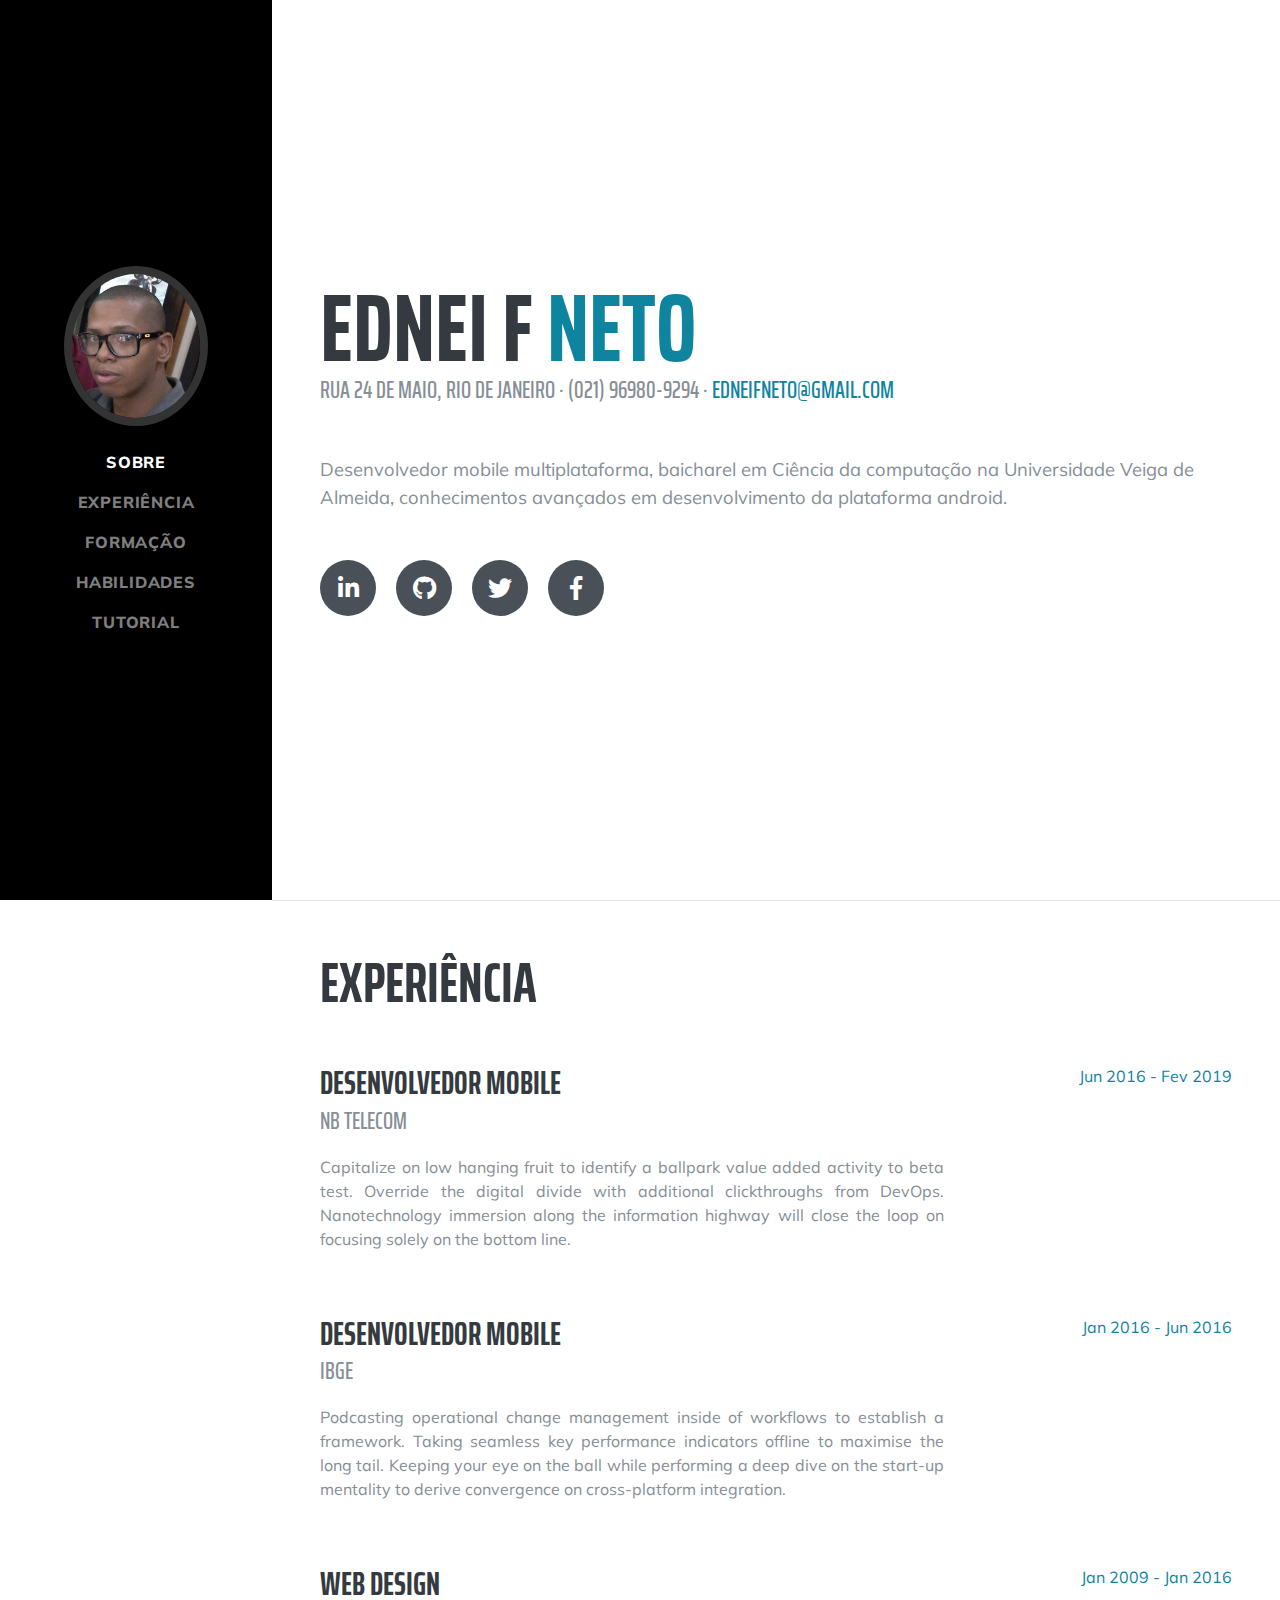
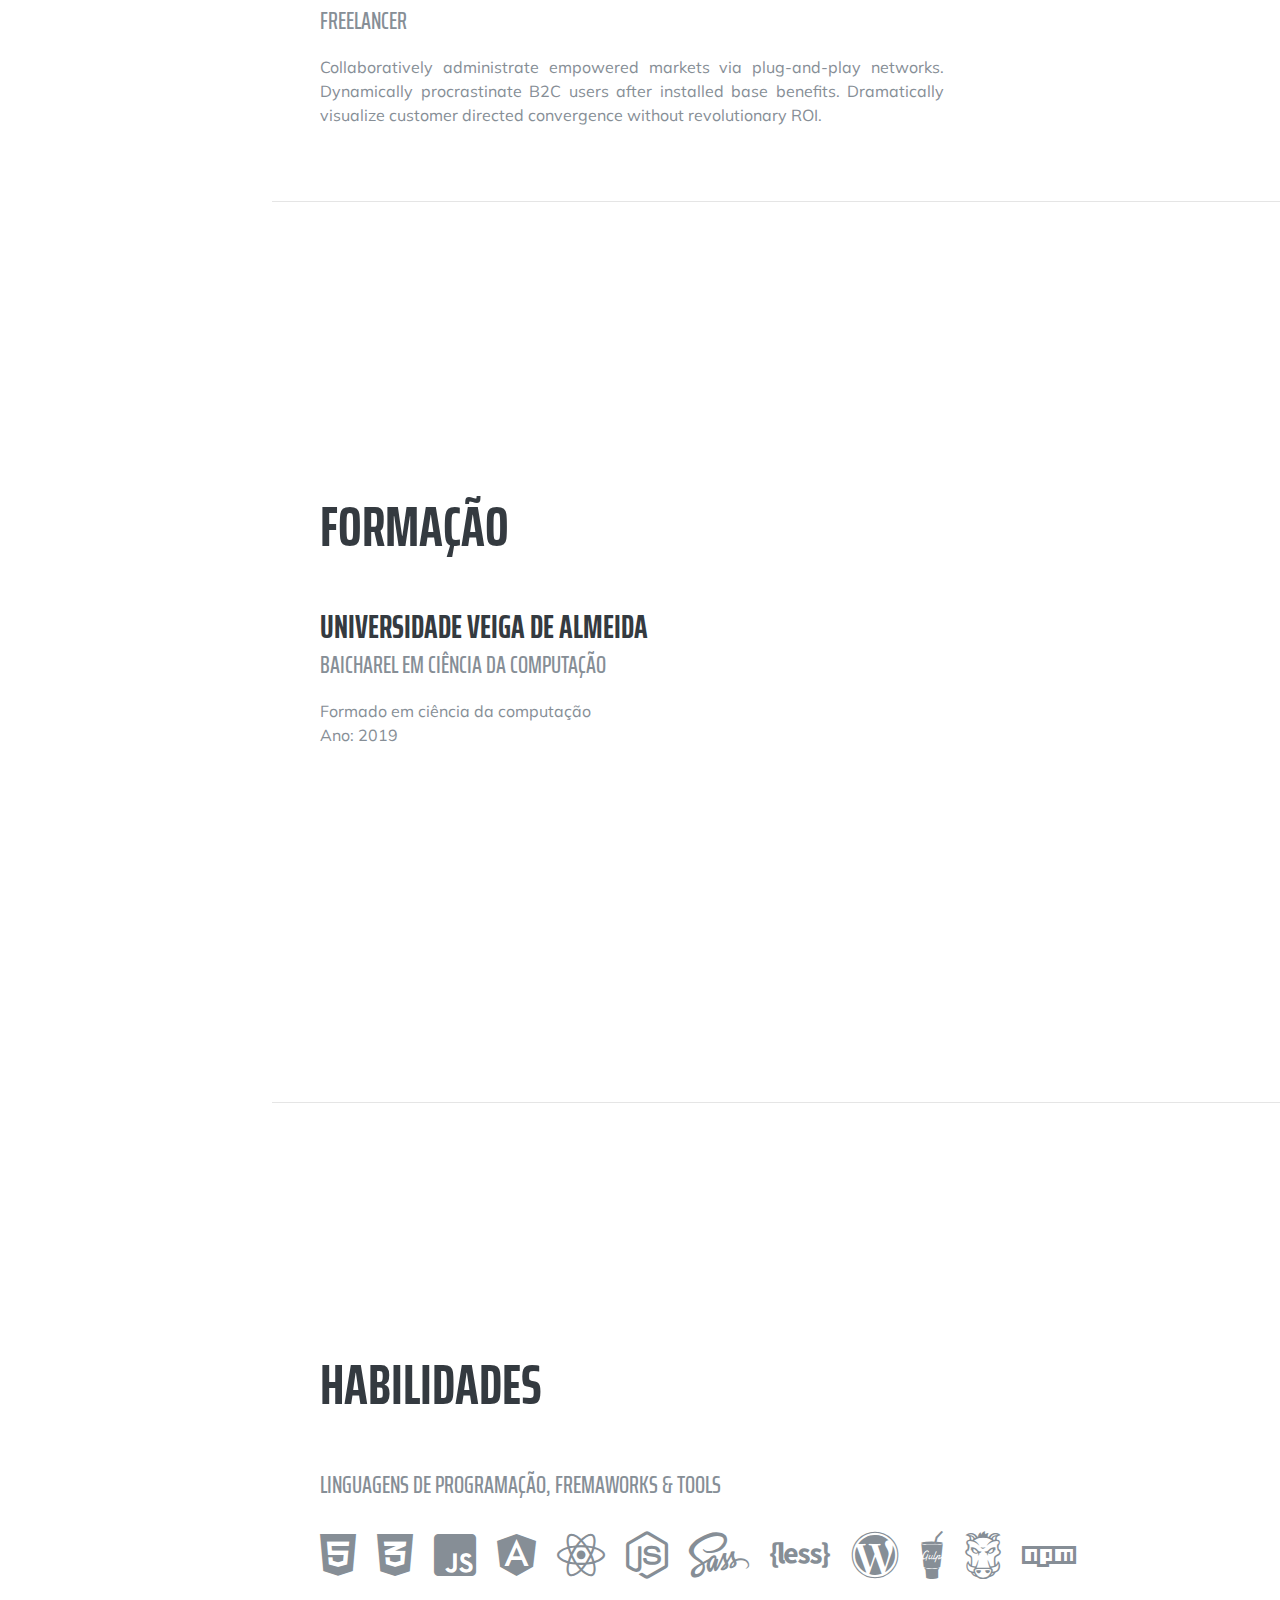
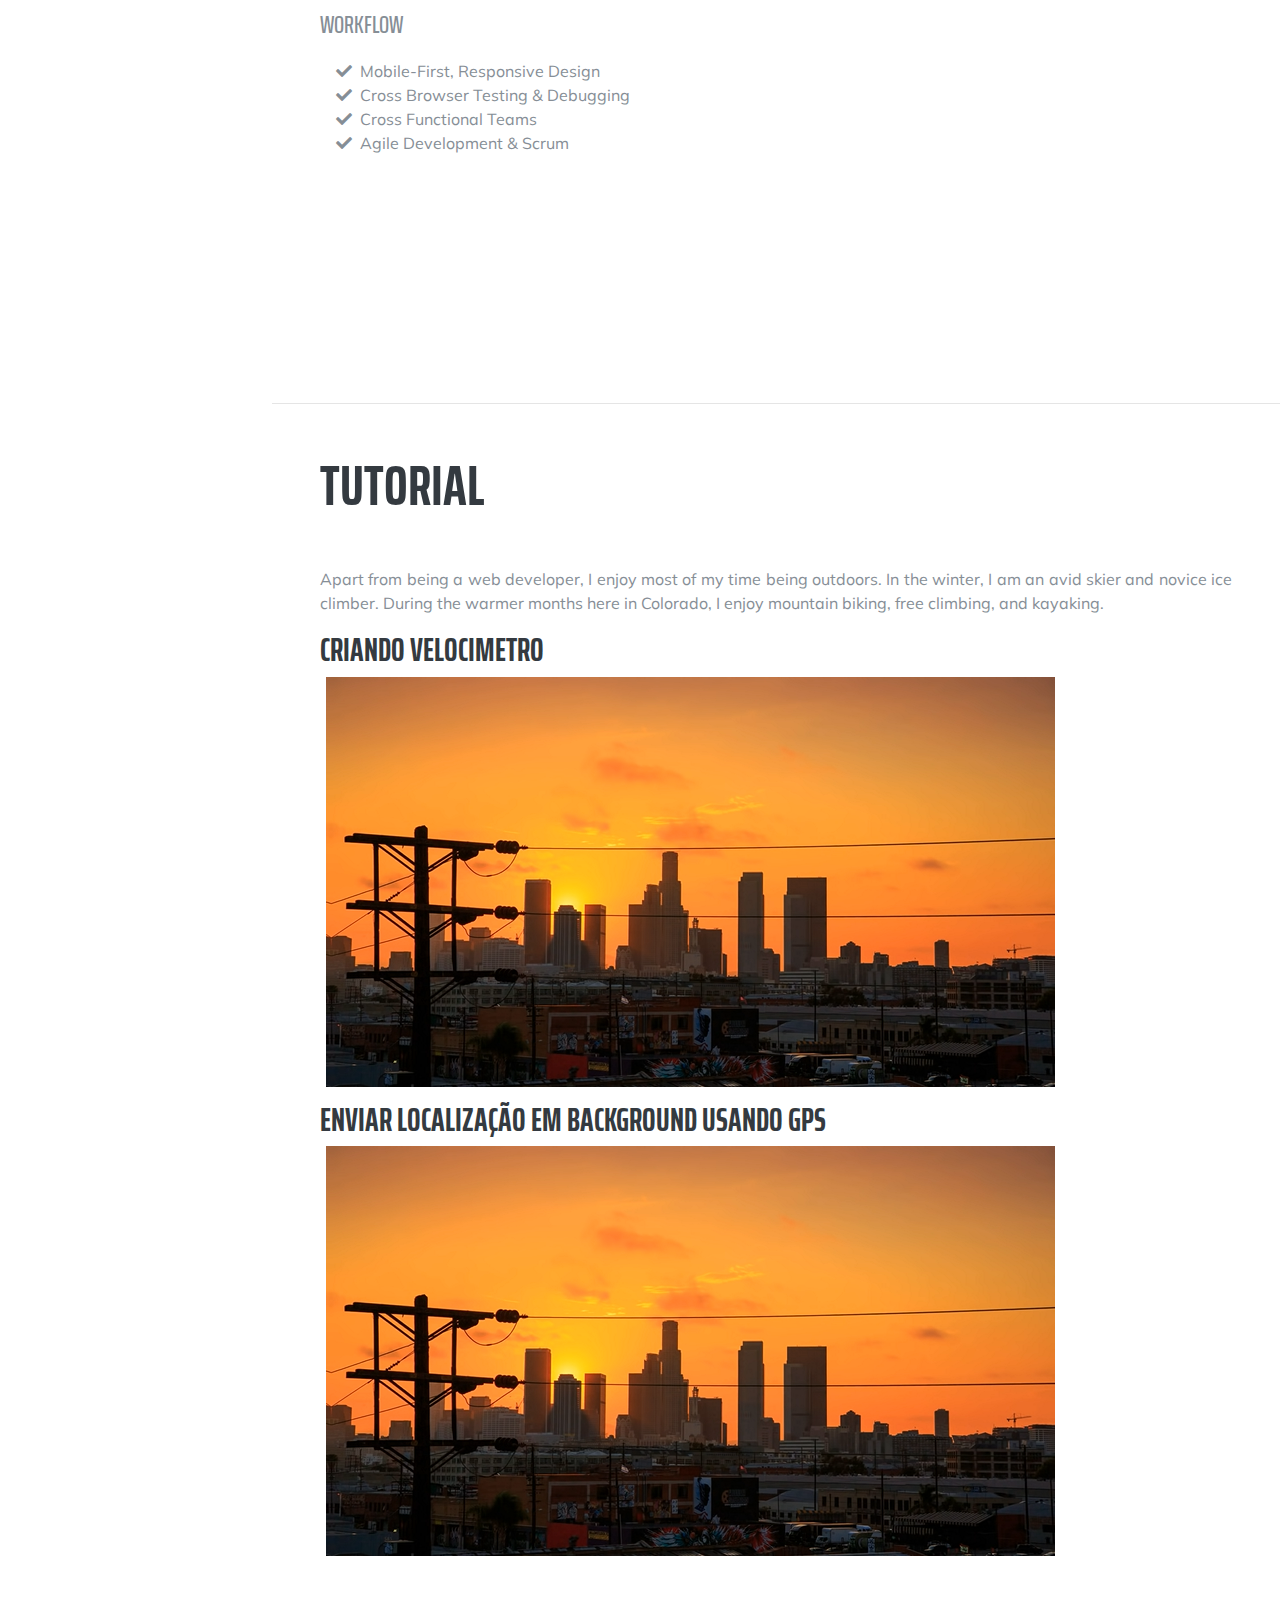
<file: index.html>
<!DOCTYPE html>
<html lang="en">

<head>

  <meta charset="utf-8">
  <meta name="viewport" content="width=device-width, initial-scale=1, shrink-to-fit=no">
  <meta name="description" content="">
  <meta name="author" content="">

  <title>Dev mobile</title>

  <!-- Bootstrap core CSS -->
  <link href="vendor/bootstrap/css/bootstrap.min.css" rel="stylesheet">

  <!-- Custom fonts for this template -->
  <link href="https://fonts.googleapis.com/css?family=Saira+Extra+Condensed:500,700" rel="stylesheet">
  <link href="https://fonts.googleapis.com/css?family=Muli:400,400i,800,800i" rel="stylesheet">
  <link href="vendor/fontawesome-free/css/all.min.css" rel="stylesheet">

  <!-- Custom styles for this template -->
  <link href="css/resume.css" rel="stylesheet">

</head>

<body id="page-top">

  <nav class="navbar navbar-expand-lg navbar-dark bg-primary fixed-top" id="sideNav">
    <a class="navbar-brand js-scroll-trigger" href="#page-top">
      <span class="d-block d-lg-none">Ednei Taylor</span>
      <span class="d-none d-lg-block">
        <img class="img-fluid img-profile rounded-circle mx-auto mb-2" src="img/foto-perfil.jpg" alt="">
      </span>
    </a>
    <button class="navbar-toggler" type="button" data-toggle="collapse" data-target="#navbarSupportedContent"
      aria-controls="navbarSupportedContent" aria-expanded="false" aria-label="Toggle navigation">
      <span class="navbar-toggler-icon"></span>
    </button>
    <div class="collapse navbar-collapse" id="navbarSupportedContent">
      <ul class="navbar-nav">
        <li class="nav-item">
          <a class="nav-link js-scroll-trigger" href="#about">Sobre</a>
        </li>
        <li class="nav-item">
          <a class="nav-link js-scroll-trigger" href="#experience">Experiência</a>
        </li>
        <li class="nav-item">
          <a class="nav-link js-scroll-trigger" href="#education">Formação</a>
        </li>
        <li class="nav-item">
          <a class="nav-link js-scroll-trigger" href="#skills">Habilidades</a>
        </li>
        <li class="nav-item">
          <a class="nav-link js-scroll-trigger" href="#interests">Tutorial</a>
        </li>
      </ul>
    </div>
  </nav>

  <div class="container-fluid p-0">

    <section class="resume-section p-3 p-lg-5 d-flex align-items-center" id="about">
      <div class="w-100">
        <h1 class="mb-0">Ednei F
          <span class="text-primary">Neto</span>
        </h1>
        <div class="subheading mb-5">Rua 24 de Maio, Rio de Janeiro · (021) 96980-9294 ·
          <a href="mailto:name@email.com">edneifneto@gmail.com</a>
        </div>
        <p class="lead mb-5">Desenvolvedor mobile multiplataforma, baicharel em Ciência da computação na Universidade
          Veiga de Almeida,
          conhecimentos avançados em desenvolvimento da plataforma android.</p>
        <div class="social-icons">
          <a href="#">
            <i class="fab fa-linkedin-in"></i>
          </a>
          <a href="#">
            <i class="fab fa-github"></i>
          </a>
          <a href="#">
            <i class="fab fa-twitter"></i>
          </a>
          <a href="#">
            <i class="fab fa-facebook-f"></i>
          </a>
        </div>
      </div>
    </section>

    <hr class="m-0">

    <section class="resume-section p-3 p-lg-5 d-flex justify-content-center" id="experience">
      <div class="w-100">
        <h2 class="mb-5">Experiência</h2>

        <div class="resume-item d-flex flex-column flex-md-row justify-content-between mb-5">
          <div class="resume-content">
            <h3 class="mb-0">Desenvolvedor Mobile</h3>
            <div class="subheading mb-3">NB Telecom</div>
            <p style="text-align: justify">
              Capitalize on low hanging fruit to identify a
              ballpark value added activity to beta test.
              Override the digital divide with additional clickthroughs from DevOps.
              Nanotechnology immersion along the information highway will close the loop on
              focusing solely on the bottom line.</p>
          </div>
          <div class="resume-date text-md-right">
            <span class="text-primary">Jun 2016 - Fev 2019</span>
          </div>
        </div>

        <div class="resume-item d-flex flex-column flex-md-row justify-content-between mb-5">
          <div class="resume-content">
            <h3 class="mb-0">Desenvolvedor Mobile</h3>
            <div class="subheading mb-3">IBGE</div>
            <p style="text-align: justify">Podcasting operational change management inside of workflows to establish a
              framework. Taking seamless key performance indicators offline to maximise the long tail. Keeping your eye
              on the ball while performing a deep dive on the start-up mentality to derive convergence on cross-platform
              integration.</p>
          </div>
          <div class="resume-date text-md-right">
            <span class="text-primary">Jan 2016 - Jun 2016</span>
          </div>
        </div>

        <div class="resume-item d-flex flex-column flex-md-row justify-content-between">
          <div class="resume-content">
            <h3 class="mb-0">Web Design</h3>
            <div class="subheading mb-3">Freelancer</div>
            <p style="text-align: justify">Collaboratively administrate empowered markets via plug-and-play networks.
              Dynamically procrastinate B2C users after installed base benefits. Dramatically visualize customer
              directed convergence without revolutionary ROI.</p>
          </div>
          <div class="resume-date text-md-right">
            <span class="text-primary">Jan 2009 - Jan 2016</span>
          </div>
        </div>

      </div>

    </section>

    <hr class="m-0">

    <section class="resume-section p-3 p-lg-5 d-flex align-items-center" id="education">
      <div class="w-100">
        <h2 class="mb-5">Formação</h2>

        <div class="resume-item d-flex flex-column flex-md-row justify-content-between mb-5">
          <div class="resume-content">
            <h3 class="mb-0">Universidade Veiga de Almeida</h3>
            <div class="subheading mb-3">Baicharel em Ciência da Computação</div>
            <div>Formado em ciência da computação</div>
            <p>Ano: 2019</p>
          </div>
        </div>


      </div>
    </section>

    <hr class="m-0">

    <section class="resume-section p-3 p-lg-5 d-flex align-items-center" id="skills">
      <div class="w-100">
        <h2 class="mb-5">Habilidades</h2>

        <div class="subheading mb-3">Linguagens de programação, Fremaworks &amp; Tools</div>

        <ul class="list-inline dev-icons">
          <li class="list-inline-item">
            <i class="fab fa-html5"></i>
          </li>
          <li class="list-inline-item">
            <i class="fab fa-css3-alt"></i>
          </li>
          <li class="list-inline-item">
            <i class="fab fa-js-square"></i>
          </li>
          <li class="list-inline-item">
            <i class="fab fa-angular"></i>
          </li>
          <li class="list-inline-item">
            <i class="fab fa-react"></i>
          </li>
          <li class="list-inline-item">
            <i class="fab fa-node-js"></i>
          </li>
          <li class="list-inline-item">
            <i class="fab fa-sass"></i>
          </li>
          <li class="list-inline-item">
            <i class="fab fa-less"></i>
          </li>
          <li class="list-inline-item">
            <i class="fab fa-wordpress"></i>
          </li>
          <li class="list-inline-item">
            <i class="fab fa-gulp"></i>
          </li>
          <li class="list-inline-item">
            <i class="fab fa-grunt"></i>
          </li>
          <li class="list-inline-item">
            <i class="fab fa-npm"></i>
          </li>
        </ul>

        <div class="subheading mb-3">Workflow</div>
        <ul class="fa-ul mb-0">
          <li>
            <i class="fa-li fa fa-check"></i>
            Mobile-First, Responsive Design
          </li>

          <li>
            <i class="fa-li fa fa-check"></i>
            Cross Browser Testing &amp; Debugging</li>
          <li>
            <i class="fa-li fa fa-check"></i>
            Cross Functional Teams</li>
          <li>
            <i class="fa-li fa fa-check"></i>
            Agile Development &amp; Scrum</li>
        </ul>
      </div>
    </section>

    <hr class="m-0">

    <section class="resume-section p-3 p-lg-5 d-flex align-items-center" id="interests">
      <div class="w-100">
        <h2 class="mb-5">Tutorial</h2>

        <p style="text-align: justify">
          Apart from being a web developer, I enjoy most of my time being outdoors.
          In the winter, I am an avid skier and novice ice climber. During the warmer months here in Colorado,
          I enjoy mountain biking, free climbing, and kayaking.
        </p>

        <ul class="list-inline dev-icons">
          <li class="list-inline-item">
            <h3>Criando velocimetro</<h3><br>
              <img src="img/video.PNG" />
          </li>

          <li class="list-inline-item">
            <h3>Enviar Localização em background usando GPS</<h3>
              <br>
              <img src="img/video.PNG" />

          </li>
      </div>
  </div>
  </section>

  <hr class="m-0">

  </div>

  <!-- Bootstrap core JavaScript -->
  <script src="vendor/jquery/jquery.min.js"></script>
  <script src="vendor/bootstrap/js/bootstrap.bundle.min.js"></script>

  <!-- Plugin JavaScript -->
  <script src="vendor/jquery-easing/jquery.easing.min.js"></script>

  <!-- Custom scripts for this template -->
  <script src="js/resume.min.js"></script>

</body>

</html>
</file>
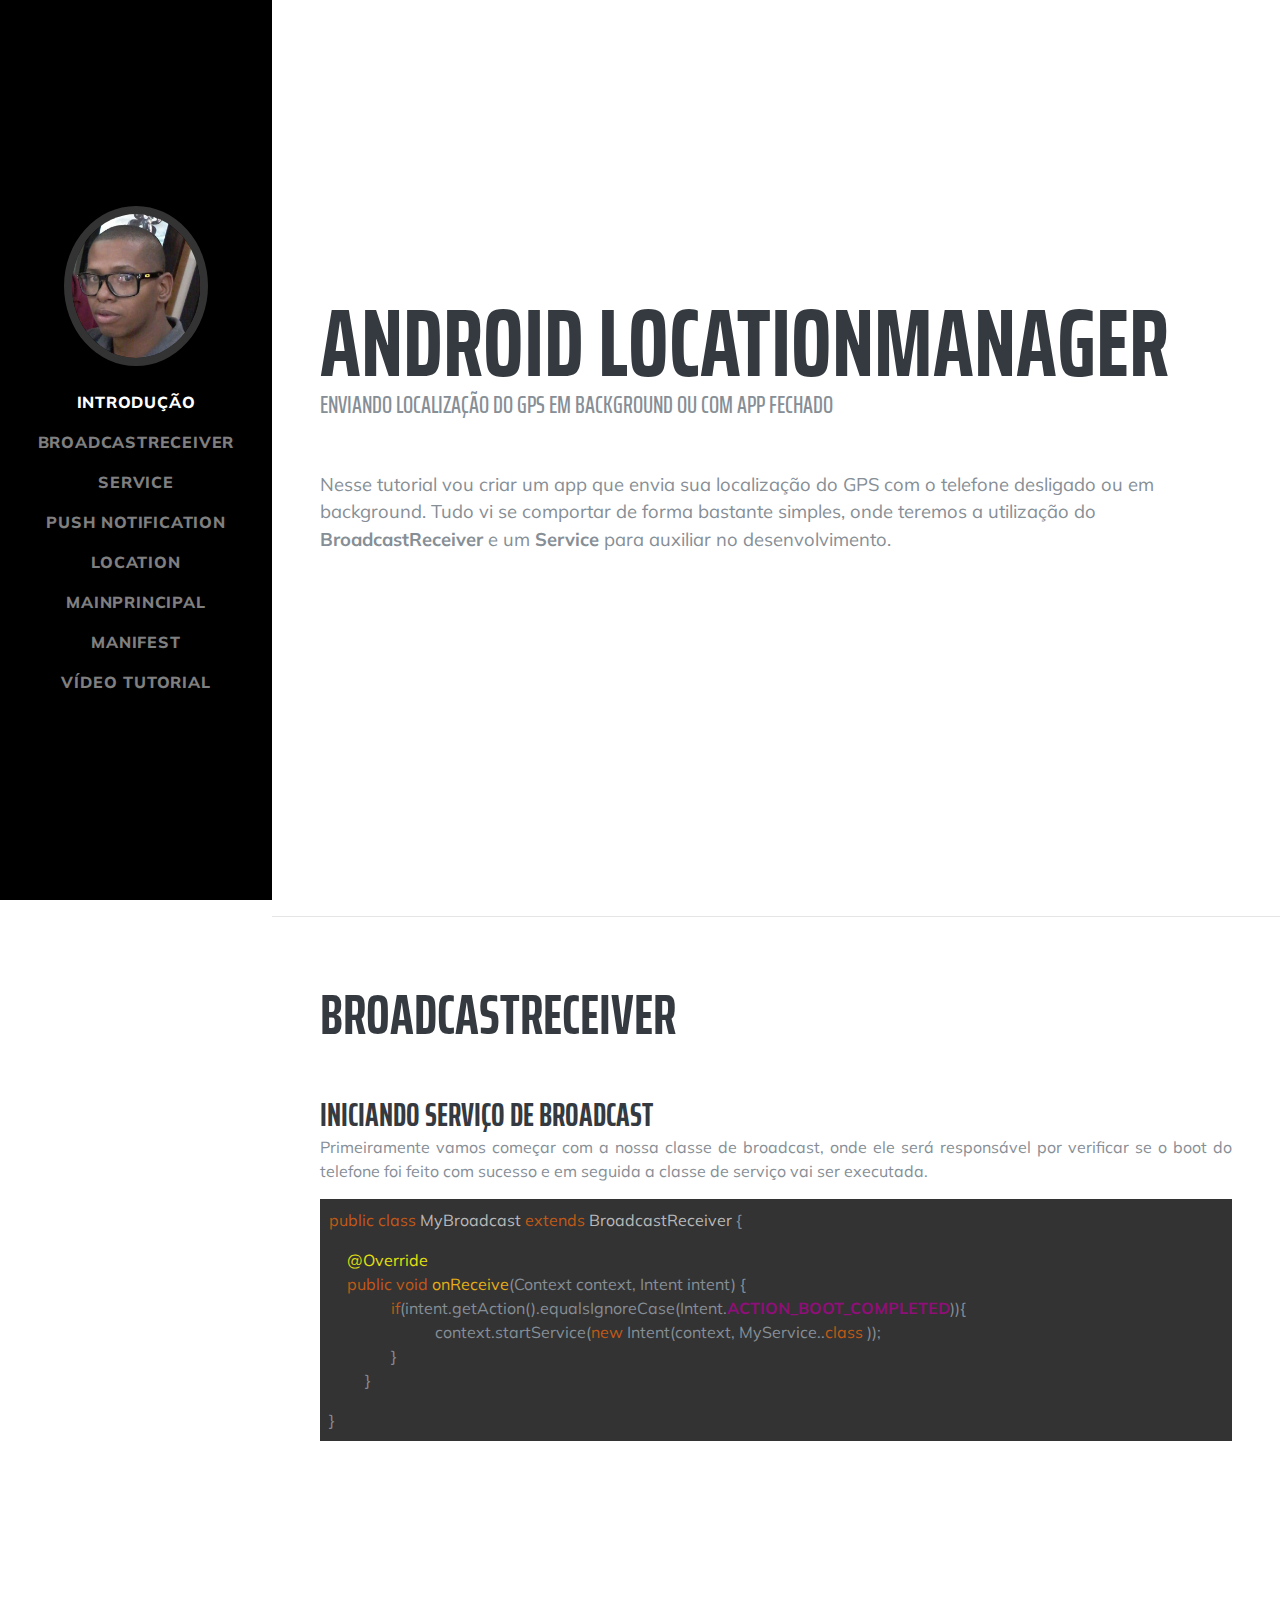
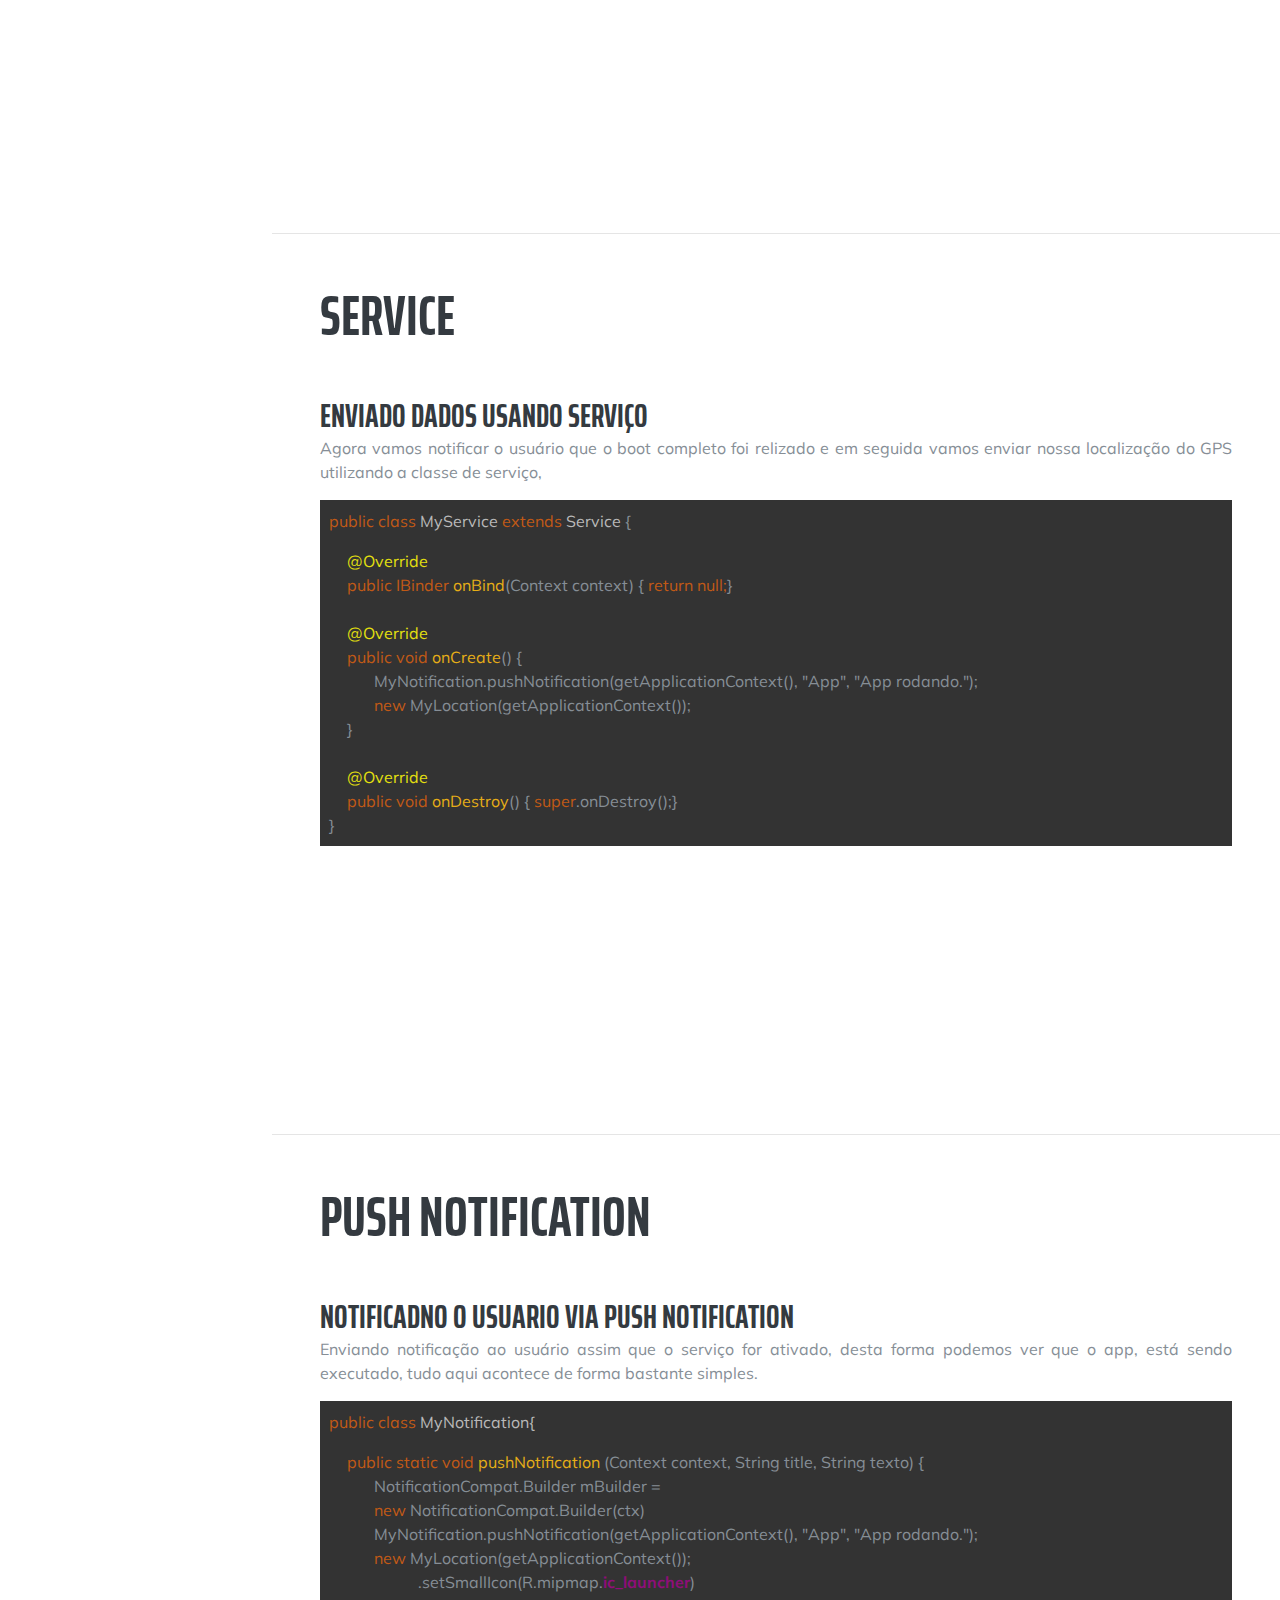
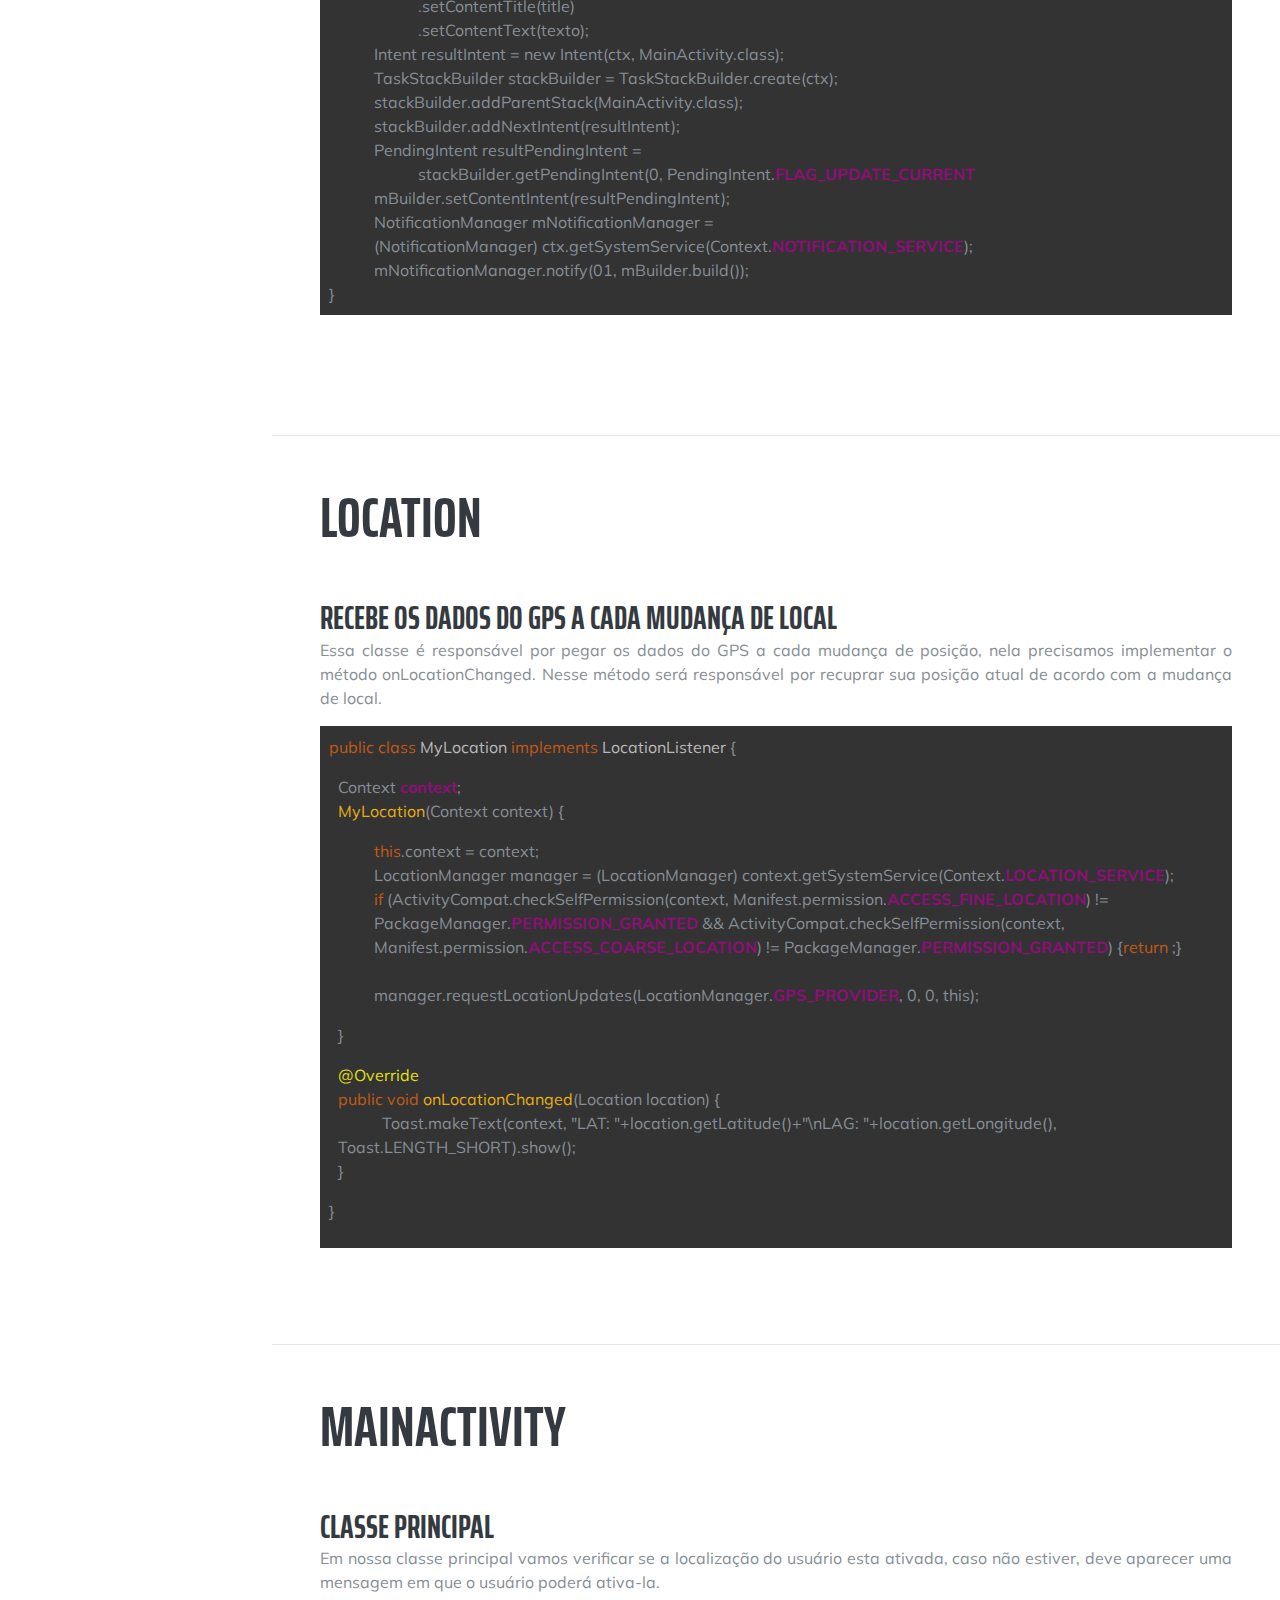
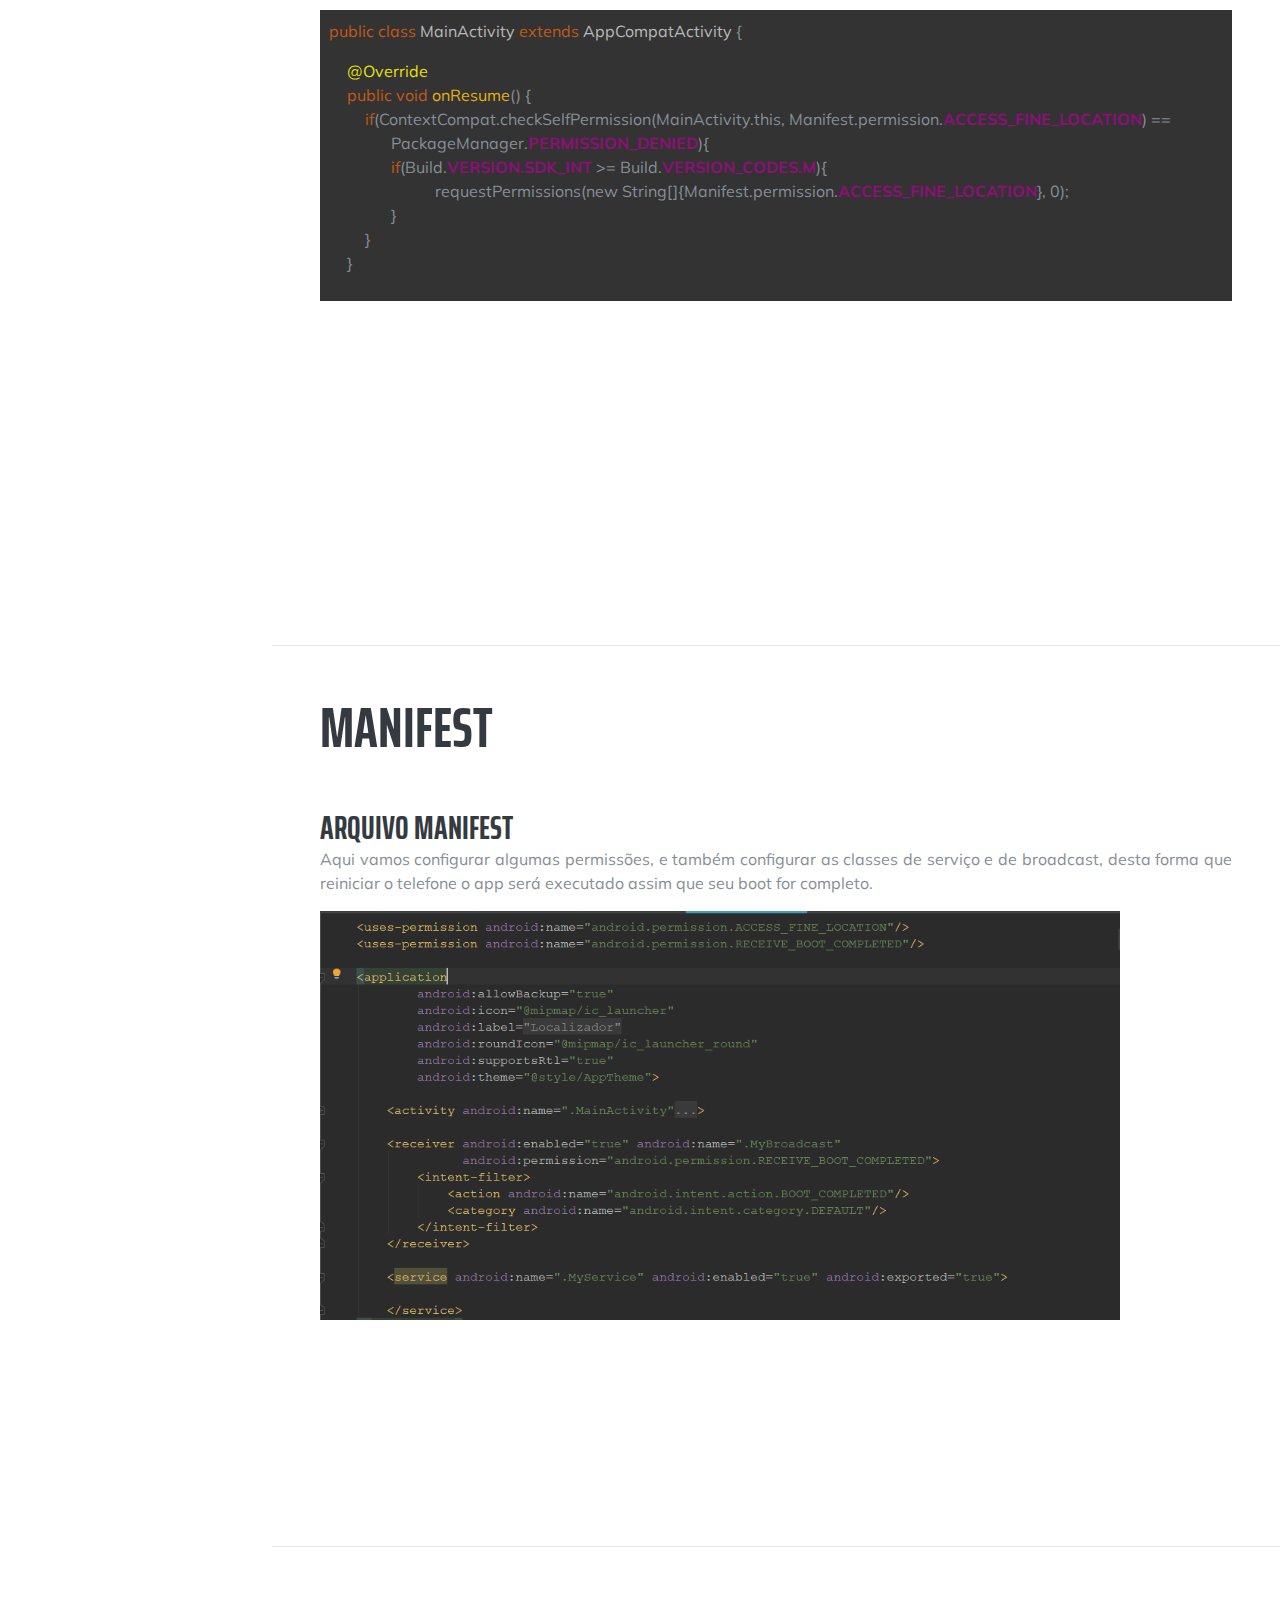
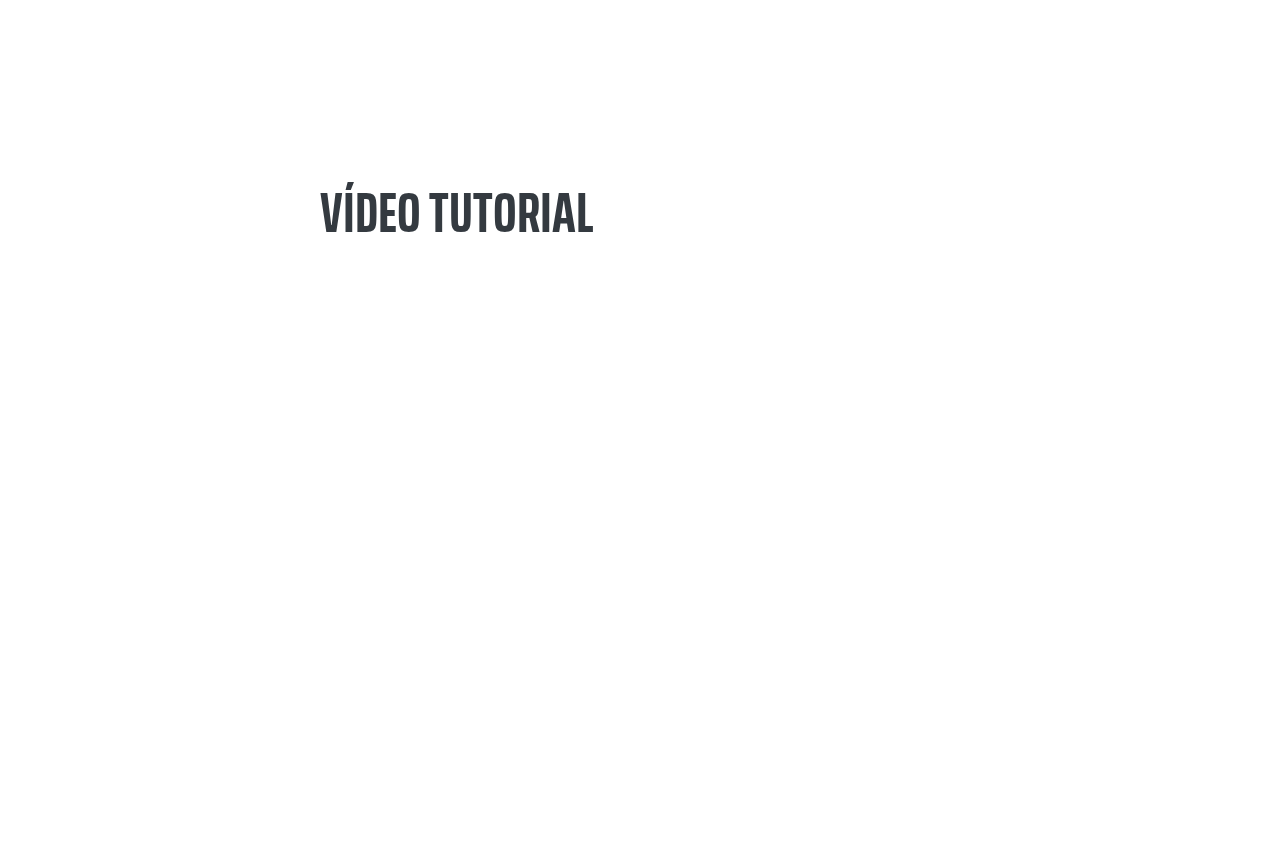
<file: pages/tutorial-gps.html>
<!DOCTYPE html>
<html lang="en">

<head>

  <meta charset="utf-8">
  <meta name="viewport" content="width=device-width, initial-scale=1, shrink-to-fit=no">
  <meta name="description" content="">
  <meta name="author" content="">

  <title>Dev mobile</title>

  <!-- Bootstrap core CSS -->
  <link href="../vendor/bootstrap/css/bootstrap.min.css" rel="stylesheet">

  <!-- Custom fonts for this template -->
  <link href="https://fonts.googleapis.com/css?family=Saira+Extra+Condensed:500,700" rel="stylesheet">
  <link href="https://fonts.googleapis.com/css?family=Muli:400,400i,800,800i" rel="stylesheet">
  <link href="../vendor/fontawesome-free/css/all.min.css" rel="stylesheet">

  <!-- Custom styles for this template -->
  <link href="../css/resume.css" rel="stylesheet">

</head>

<body id="page-top">

  <nav class="navbar navbar-expand-lg navbar-dark bg-primary fixed-top" id="sideNav">
    <a class="navbar-brand js-scroll-trigger" href="../index.html">
      <span class="d-block d-lg-none">Ednei Freitas Neto</span>
      <span class="d-none d-lg-block">
        <img class="img-fluid img-profile rounded-circle mx-auto mb-2" src="../img/foto-perfil.jpg" alt="">
      </span>
    </a>
    <button class="navbar-toggler" type="button" data-toggle="collapse" data-target="#navbarSupportedContent"
      aria-controls="navbarSupportedContent" aria-expanded="false" aria-label="Toggle navigation">
      <span class="navbar-toggler-icon"></span>
    </button>
    <div class="collapse navbar-collapse" id="navbarSupportedContent">
      <ul class="navbar-nav">
        <li class="nav-item">
          <a class="nav-link js-scroll-trigger" href="#about">Introdução</a>
        </li>
        <li class="nav-item">
          <a class="nav-link js-scroll-trigger" href="#experience">BroadcasTReceiver</a>
        </li>
        <li class="nav-item">
          <a class="nav-link js-scroll-trigger" href="#education">Service</a>
        </li>
        <li class="nav-item">
          <a class="nav-link js-scroll-trigger" href="#notification">Push Notification</a>
        </li>

        <li class="nav-item">
            <a class="nav-link js-scroll-trigger" href="#skills">Location</a>
          </li>

        <li class="nav-item">
          <a class="nav-link js-scroll-trigger" href="#interests">MainPrincipal</a>
        </li>

        <li class="nav-item">
            <a class="nav-link js-scroll-trigger" href="#manifest">Manifest</a>
          </li>

          <li class="nav-item">
              <a class="nav-link js-scroll-trigger" href="#video">Vídeo tutorial</a>
            </li>
      </ul>
    </div>
  </nav>

  <div class="container-fluid p-0">

    <!--introdução-->
    <section class="resume-section p-3 p-lg-5 d-flex align-items-center" id="about">
      <div class="w-100">
        <h1 class="mb-0">Android LocationManager
        </h1>
        <div class="subheading mb-5">Enviando localização do GPS em background ou com App fechado
        </div>

        <p class="lead mb-5">
            Nesse tutorial vou criar um app que envia sua localização do GPS com o telefone desligado ou em background. 
            Tudo vi se comportar de forma bastante simples, 
            onde teremos  a utilização do <strong>BroadcastReceiver</strong> e um <strong> Service</strong> para auxiliar no desenvolvimento.
        </p>
      </div>
    </section>

    <hr>

    <!-- Broadcast --> 
    <section class="resume-section p-3 p-lg-5 d-flex justify-content-center" id="experience">
      <div class="w-100">
        <h2 class="mb-5">BroadcastReceiver</h2>

        <div class="resume-item d-flex flex-column flex-md-row justify-content-between mb-5">
          <div class="resume-content">
            <h3 class="mb-0">Iniciando serviço de broadcast</h3>
            <p style="text-align: justify">
                Primeiramente vamos começar com a nossa classe de broadcast, onde ele será responsável por verificar se o boot do telefone foi feito com sucesso e em seguida a classe de serviço vai ser executada.  
            </p>

            <div class="fundo-codigo">
                <p>
                    <span class="public">public class</span> <span class="name-class"> MyBroadcast</span>
                    <span class="public">extends</span> <span class="name-class"> BroadcastReceiver</span> {<br>
                </p>
                <p class="bloque">
                    <span class="override"> @Override</span><br>
                    <span class="public">public void</span> <span class="method"> onReceive</span>(Context context, Intent intent) {<br>
                    <span class="condition bloque1">if</span>(intent.getAction().equalsIgnoreCase(Intent.<span class="constant">ACTION_BOOT_COMPLETED</span>)){<br>
                    <span class="bloque2">context.startService(<span class="new">new</span> Intent(context, MyService..<span class="class">class</span> ));</span><br>
                    <span class="bloque1">}</span><br>
                    <span class="bloque">}</span>
                </p>
                }<br>
            </div>
          </div>
        </div>
      </div>
    </section>

    <hr class="m-0">

    <!--service-->
    <section class="resume-section p-3 p-lg-5 d-flex justify-content-center" id="education">
        <div class="w-100">
            <h2 class="mb-5">Service</h2>
            <div class="resume-item d-flex flex-column flex-md-row justify-content-between mb-5">
                <div class="resume-content">
                    <h3 class="mb-0">Enviado dados usando serviço</h3>
                    <p style="text-align: justify">
                        Agora vamos notificar o usuário que o boot completo foi relizado e em seguida vamos
                        enviar nossa localização do GPS utilizando a classe de serviço, 
                    </p>
            
                    <div class="fundo-codigo">
                      <p>
                        <span class="public">public class</span> <span class="name-class"> MyService</span>
                        <span class="public">extends</span> <span class="name-class"> Service</span> {
                      </p>
                        

                        <span class="override bloque"> @Override</span><br>
                        <span class="public bloque">public IBinder</span> <span class="method"> onBind</span>(Context context) {
                        <span class="public">return null;</span>}<br><br>

                        <span class="override bloque"> @Override</span><br>
                        <span class="public bloque">public void</span> <span class="method"> onCreate</span>() {<br>
                        <span class="bloque1">MyNotification.pushNotification(getApplicationContext(), "App", "App rodando.");</span><br>
                        <span class="public bloque1">new</span> MyLocation(getApplicationContext());</br>
                        <span class="bloque">}</span><br><br>

                        <span class="override bloque"> @Override</span><br>
                        <span class="public bloque">public void</span> <span class="method"> onDestroy</span>() {
                        <span class="public">super</span>.onDestroy();}<br>

                        <span class="">}</span>
                    </div>
                </div>
            </div>
        </div>
    </section>

    <hr class="m-0">

    <!--push notifiction-->
    <section class="resume-section p-3 p-lg-5 d-flex justify-content-center" id="notification">
        <div class="w-100">
            <h2 class="mb-5">Push Notification</h2>
            <div class="resume-item d-flex flex-column flex-md-row justify-content-between mb-5">
                <div class="resume-content">
                    <h3 class="mb-0">Notificadno o usuario via push notification</h3>
                    <p style="text-align: justify">
                        Enviando notificação ao usuário assim que o serviço for ativado, desta forma podemos ver que o app,
                        está sendo executado, tudo aqui acontece de forma bastante simples.
                    </p>
            
                    <div class="fundo-codigo">
                      <p>
                        <span class="public">public class</span> <span class="name-class"> MyNotification{</span>
                      </p>
                        
                        <span class="public bloque">public static void</span> <span class="method"> pushNotification

                        </span>(Context context, String title, String texto) {<br>
                        
                        <span class="bloque1"> NotificationCompat.Builder mBuilder =</span><br>
                        <span class="bloque1 public"> new </span>NotificationCompat.Builder(ctx)<br>
                        <span class="bloque1">MyNotification.pushNotification(getApplicationContext(), "App", "App rodando.");</span><br>
                        <span class="public bloque1">new</span> MyLocation(getApplicationContext());</br>
                        <span class="bloque2">.setSmallIcon(R.mipmap.<span class="constant">ic_launcher</span>)</span><br>
                        <span class="bloque2">.setContentTitle(title)</span><br>
                        <span class="bloque2">.setContentText(texto);</span><br>
                        
                        <span class="bloque1">Intent resultIntent = new Intent(ctx, MainActivity.class);</span><br>
                        <span class="bloque1">TaskStackBuilder stackBuilder = TaskStackBuilder.create(ctx);</span><br>
                        <span class="bloque1">stackBuilder.addParentStack(MainActivity.class);</span><br>
                        <span class="bloque1">stackBuilder.addNextIntent(resultIntent);</span><br>
                        <span class="bloque1">PendingIntent resultPendingIntent =</span><br>
                        <span class="bloque2">stackBuilder.getPendingIntent(0, PendingIntent.<span class="constant">FLAG_UPDATE_CURRENT</span></span><br>

                        <span class="bloque1"></span>mBuilder.setContentIntent(resultPendingIntent);</span><br>
                        <span class="bloque1">NotificationManager mNotificationManager =</span><br>
                        <span class="bloque1">(NotificationManager) ctx.getSystemService(Context.<span class="constant">NOTIFICATION_SERVICE</span>);</span><br>
                        <span class="bloque1">mNotificationManager.notify(01, mBuilder.build());</span><br>
                        <span class="">}</span>
                    </div>
                </div>
            </div>
        </div>
    </section>

    <hr class="m-0">

    <!-- mylocation-->
    <section class="resume-section p-3 p-lg-5 d-flex justify-content-center" id="skills">
            <div class="w-100">
                <h2 class="mb-5">Location</h2>
                <div class="resume-item d-flex flex-column flex-md-row justify-content-between mb-5">
                    <div class="resume-content">
                        <h3 class="mb-0">Recebe os dados do GPS a cada mudança de local</h3>
                        <p style="text-align: justify">
                            Essa classe é responsável por pegar os dados do GPS a cada mudança de posição, nela precisamos implementar 
                            o método onLocationChanged. Nesse método será responsável por recuprar sua posição atual de acordo 
                            com a mudança de local.
                        </p>
                
                        <div class="fundo-codigo">
                            <p>
                                <span class="public">public class</span> <span class="name-class"> MyLocation</span>
                                <span class="public">implements</span> <span class="name-class"> LocationListener</span> {<br>
        
                                <p style="margin-left: 1%">
                                    Context <span class="constant">context</span>;<br>
                                    <span class="method">MyLocation</span>(Context context) {<br>
                                        <p style="margin-left:5%">
                                            <span class="public">this</span>.context = context;<br>
                                            <span>LocationManager manager = (LocationManager) context.getSystemService(Context.<span class="constant">LOCATION_SERVICE</span>);</span><br>
                                            <span class="public">if</span> (ActivityCompat.checkSelfPermission(context, Manifest.permission.<span class="constant">ACCESS_FINE_LOCATION</span>) !=<br>
                                            PackageManager.<span class="constant">PERMISSION_GRANTED</span> && ActivityCompat.checkSelfPermission(context, Manifest.permission.<span class="constant">ACCESS_COARSE_LOCATION</span>)
                                            != PackageManager.<span class="constant">PERMISSION_GRANTED</span>) {<span class="public">return</span> ;}<br>
                                
                                            <br>manager.requestLocationUpdates(LocationManager.<span class="constant">GPS_PROVIDER</span>, 0, 0, this);
                                        </p>
                                    <p style="margin-left:1%">}</p>
                                </p>
                                <p style="margin-left: 1%">
                                    <span class="override"> @Override</span><br>
                                    <span class="public">public void</span> <span class="method"> onLocationChanged</span>(Location location) {<br>
                                    <span style="margin-left:5%">Toast.makeText(context, "LAT: "+location.getLatitude()+"\nLAG: "+location.getLongitude(), Toast.LENGTH_SHORT).show();</span><br>
                                    }
                                </p>
                                }
                            </p>
                        </div>
                    </div>
                </div>
            </div>
    </section>
    
    <hr class="m-0">

    <!--mainActivity-->
    <section class="resume-section p-3 p-lg-5 d-flex justify-content-center" id="interests">
            <div class="w-100">
                <h2 class="mb-5">MainActivity</h2>
                <div class="resume-item d-flex flex-column flex-md-row justify-content-between mb-5">
                    <div class="resume-content">
                        <h3 class="mb-0">Classe principal</h3>
                        <p style="text-align: justify">
                            Em nossa classe principal vamos verificar se a localização do usuário esta ativada, caso não estiver, 
                            deve aparecer uma mensagem em que o usuário poderá ativa-la.
                        </p>
                
                        <div class="fundo-codigo">
                            <p>
                                <span class="public">public class</span> <span class="name-class"> MainActivity</span>
                                <span class="public">extends</span> <span class="name-class"> AppCompatActivity</span> {
                            </p>
                            
                            <p class="bloque">
                                <span class="override"> @Override</span><br>
                                <span class="public">public void</span> <span class="method"> onResume</span>() {<br>
                                <span class="public bloque">if</span>(ContextCompat.checkSelfPermission(MainActivity.this, Manifest.permission.<span class="constant">ACCESS_FINE_LOCATION</span>) == <br>
                                <span class="bloque1">PackageManager.<span class="constant">PERMISSION_DENIED</span>){<br>
                                <span class=" public bloque1"> if</span>(Build.<span class="constant">VERSION.SDK_INT</span> >= Build.<span class="constant">VERSION_CODES.M</span>){<br>
                                <span class="bloque2"> requestPermissions(new String[]{Manifest.permission.<span class="constant">ACCESS_FINE_LOCATION</span>}, 0);</span><br>
                                <span class="bloque1">}</span><br>
                                <span class="bloque">}</span><br>
                                <span >}</span>
                            </p>
                        </div>
                    </div>
                </div>
            </div>
    </section>

    <hr class="m-0">

    <!--mainActivity-->
    <section class="resume-section p-3 p-lg-5 d-flex justify-content-center" id="manifest">
        <div class="w-100">
            <h2 class="mb-5">Manifest</h2>
            <div class="resume-item d-flex flex-column flex-md-row justify-content-between mb-5">
                <div class="resume-content">
                    <h3 class="mb-0">Arquivo manifest</h3>
                    <p style="text-align: justify">
                        Aqui vamos configurar algumas permissões, e também configurar as classes de serviço e de broadcast, desta forma que reiniciar 
                        o telefone o app será executado assim que seu boot for completo.
                    </p>
                    
                    <img src="../img/manifest.PNG" alt="" width="800">
                </div>
            </div>
        </div>
    </section>

    <hr class="m-0">

    <!-- video tutorial -->
    <section class="resume-section p-3 p-lg-5 d-flex align-items-center" id="video">
      <div class="w-100">
        <h2 class="mb-5">Vídeo tutorial</h2>
        <iframe width="560" height="315" src="https://www.youtube.com/embed/SnT2feSuGGs" 
        frameborder="0" 
        allow="accelerometer; autoplay; encrypted-media; gyroscope; picture-in-picture" allowfullscreen></iframe>
      </div>
    </section>
  </div>


  <!-- Bootstrap core JavaScript -->
  <script src="../vendor/jquery/jquery.min.js"></script>
  <script src="../vendor/bootstrap/js/bootstrap.bundle.min.js"></script>

  <!-- Plugin JavaScript -->
  <script src="../vendor/jquery-easing/jquery.easing.min.js"></script>

  <!-- Custom scripts for this template -->
  <script src="../js/resume.min.js"></script>

</body>

</html>
</file>
<file: css/resume.css>
/*!
 * Start Bootstrap - Resume v5.0.3 (https://startbootstrap.com/template-overviews/resume)
 * Copyright 2013-2019 Start Bootstrap
 * Licensed under MIT (https://github.com/BlackrockDigital/startbootstrap-resume/blob/master/LICENSE)
 */

 .public, .condition, .new, .class{
   color: rgba(248, 105, 10, 0.733);
 }

 .constant{
   color: rgb(143, 14, 121);
   font-weight:bold; 
 }

 .method{
  color:rgb(230, 174, 23);
 }
 .name-class{
   color:rgb(185, 185, 185);
 }

 .override{
  color:rgb(228, 224, 15);
 }

 .fundo-codigo{
   padding: 1%;
   background: #333;
 }

 body {
  font-family: 'Muli', -apple-system, BlinkMacSystemFont, 'Segoe UI', Roboto, 'Helvetica Neue', Arial, sans-serif, 'Apple Color Emoji', 'Segoe UI Emoji', 'Segoe UI Symbol', 'Noto Color Emoji';
  padding-top: 54px;
  color: #868e96;
}

@media (min-width: 992px) {
  body {
    padding-top: 0;
    padding-left: 17rem;
  }
}

h1,
h2,
h3,
h4,
h5,
h6 {
  font-family: 'Saira Extra Condensed', -apple-system, BlinkMacSystemFont, 'Segoe UI', Roboto, 'Helvetica Neue', Arial, sans-serif, 'Apple Color Emoji', 'Segoe UI Emoji', 'Segoe UI Symbol', 'Noto Color Emoji';
  font-weight: 700;
  text-transform: uppercase;
  color: #343a40;
}

h1 {
  font-size: 6rem;
  line-height: 5.5rem;
}

h2 {
  font-size: 3.5rem;
}

h3 {
  font-size: 2rem;
}

p.lead {
  font-size: 1.15rem;
  font-weight: 400;
}

.subheading {
  text-transform: uppercase;
  font-weight: 500;
  font-family: 'Saira Extra Condensed', -apple-system, BlinkMacSystemFont, 'Segoe UI', Roboto, 'Helvetica Neue', Arial, sans-serif, 'Apple Color Emoji', 'Segoe UI Emoji', 'Segoe UI Symbol', 'Noto Color Emoji';
  font-size: 1.5rem;
}

.bloque{
  margin-left: 2%;
}

.bloque1{
  margin-left: 5%;
}

.bloque2{
  margin-left: 10%;
}

.social-icons a {
  display: inline-block;
  height: 3.5rem;
  width: 3.5rem;
  background-color: #495057;
  color: #fff !important;
  border-radius: 100%;
  text-align: center;
  font-size: 1.5rem;
  line-height: 3.5rem;
  margin-right: 1rem;
}

.social-icons a:last-child {
  margin-right: 0;
}

.social-icons a:hover {
  background-color: #0f849e;
}

.dev-icons {
  font-size: 3rem;
}

.dev-icons .list-inline-item i:hover {
  color: #BD5D38;
}

#sideNav .navbar-nav .nav-item .nav-link {
  font-weight: 800;
  letter-spacing: 0.05rem;
  text-transform: uppercase;
}

#sideNav .navbar-toggler:focus {
  outline-color: #d48a6e;
}

@media (min-width: 992px) {
  #sideNav {
    text-align: center;
    position: fixed;
    top: 0;
    left: 0;
    display: -webkit-box;
    display: -ms-flexbox;
    display: flex;
    -webkit-box-orient: vertical;
    -webkit-box-direction: normal;
    -ms-flex-direction: column;
    flex-direction: column;
    width: 17rem;
    height: 100vh;
  }
  #sideNav .navbar-brand {
    display: -webkit-box;
    display: -ms-flexbox;
    display: flex;
    margin: auto auto 0;
    padding: 0.5rem;
  }
  #sideNav .navbar-brand .img-profile {
    max-width: 10rem;
    max-height: 10rem;
    border: 0.5rem solid rgba(255, 255, 255, 0.2);
  }
  #sideNav .navbar-collapse {
    display: -webkit-box;
    display: -ms-flexbox;
    display: flex;
    -webkit-box-align: start;
    -ms-flex-align: start;
    align-items: flex-start;
    -webkit-box-flex: 0;
    -ms-flex-positive: 0;
    flex-grow: 0;
    width: 100%;
    margin-bottom: auto;
  }
  #sideNav .navbar-collapse .navbar-nav {
    -webkit-box-orient: vertical;
    -webkit-box-direction: normal;
    -ms-flex-direction: column;
    flex-direction: column;
    width: 100%;
  }
  #sideNav .navbar-collapse .navbar-nav .nav-item {
    display: block;
  }
  #sideNav .navbar-collapse .navbar-nav .nav-item .nav-link {
    display: block;
  }
}

section.resume-section {
  padding-top: 5rem !important;
  padding-bottom: 5rem !important;
  max-width: 75rem;
}

section.resume-section .resume-item .resume-date {
  min-width: none;
}

@media (min-width: 768px) {
  section.resume-section {
    min-height: 100vh;
  }
  section.resume-section .resume-item .resume-date {
    min-width: 18rem;
  }
}

@media (min-width: 992px) {
  section.resume-section {
    padding-top: 3rem !important;
    padding-bottom: 3rem !important;
  }
}

.bg-primary {
  background-color: #000  !important;
}

.text-primary {
  color: #0f849e !important ;
}

a {
  color: #0f849e;
}

a:hover, a:focus, a:active {
  color: #824027;
}
</file>
